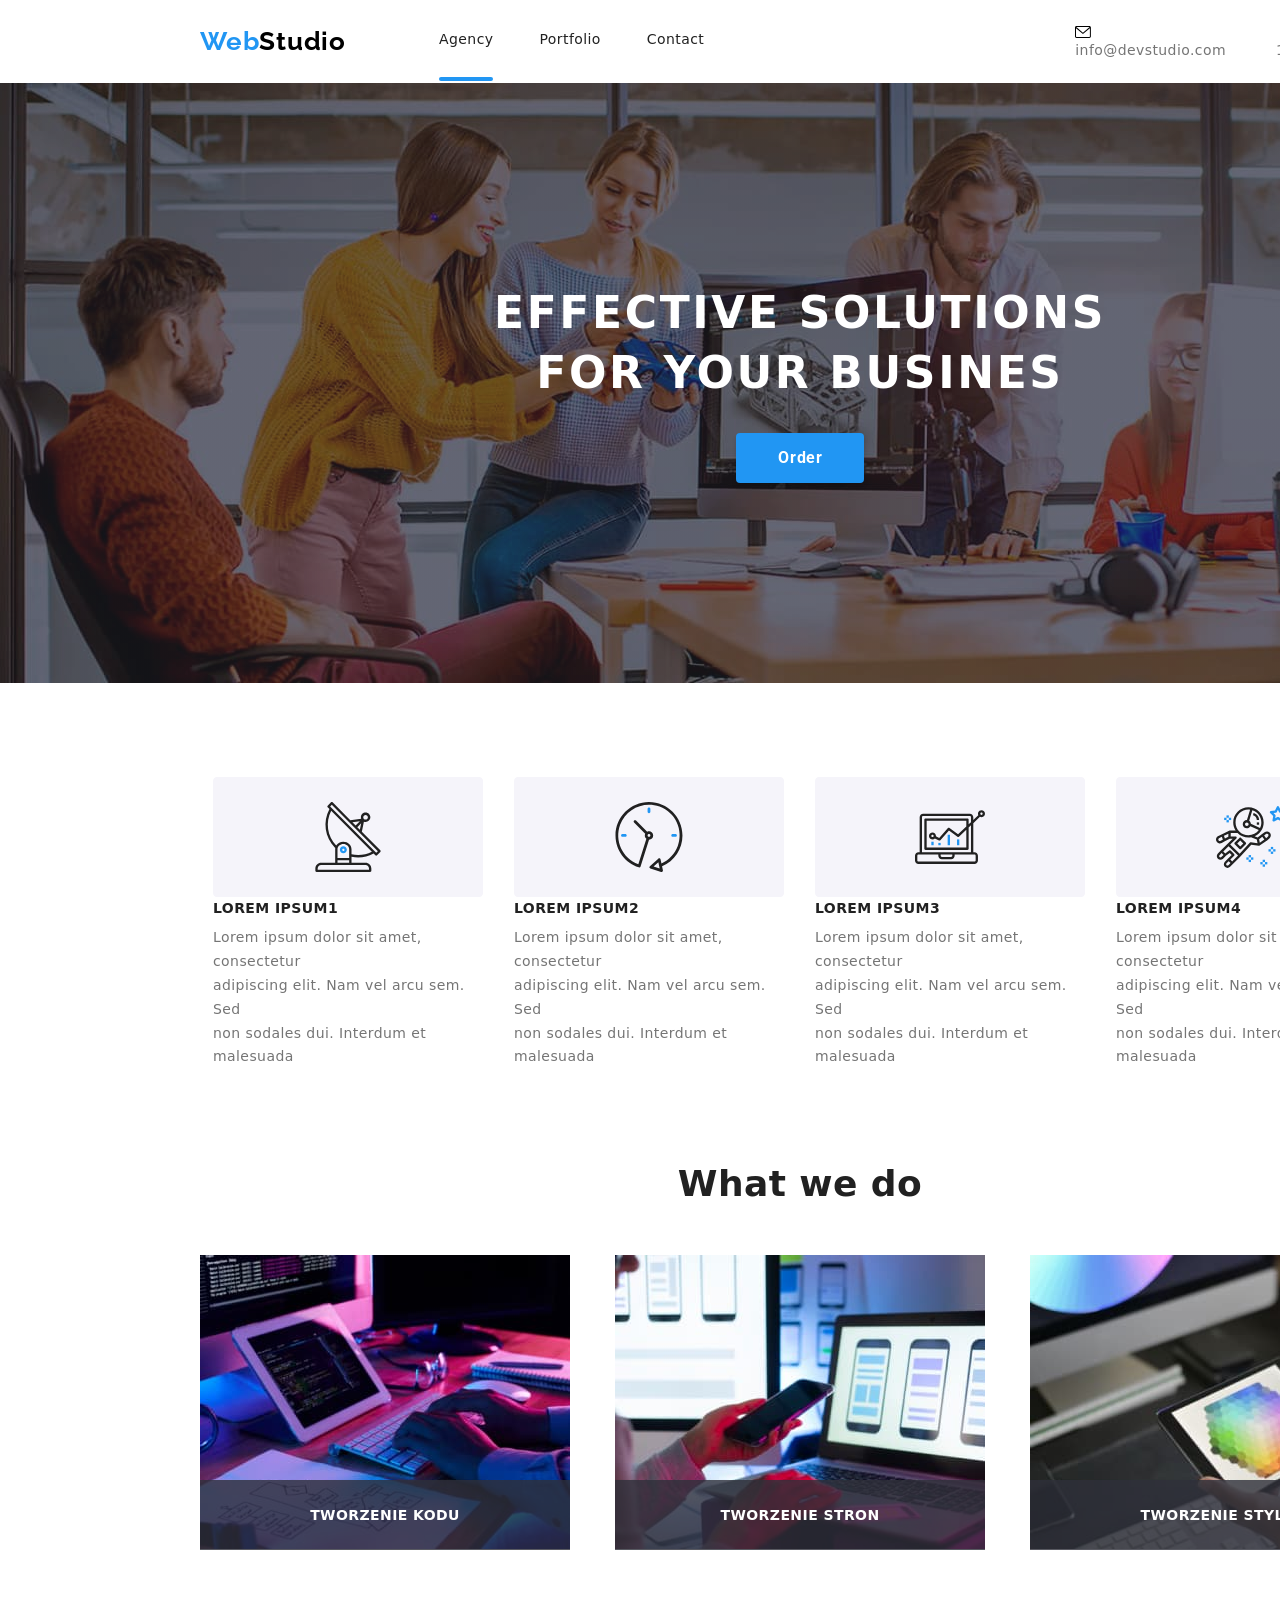
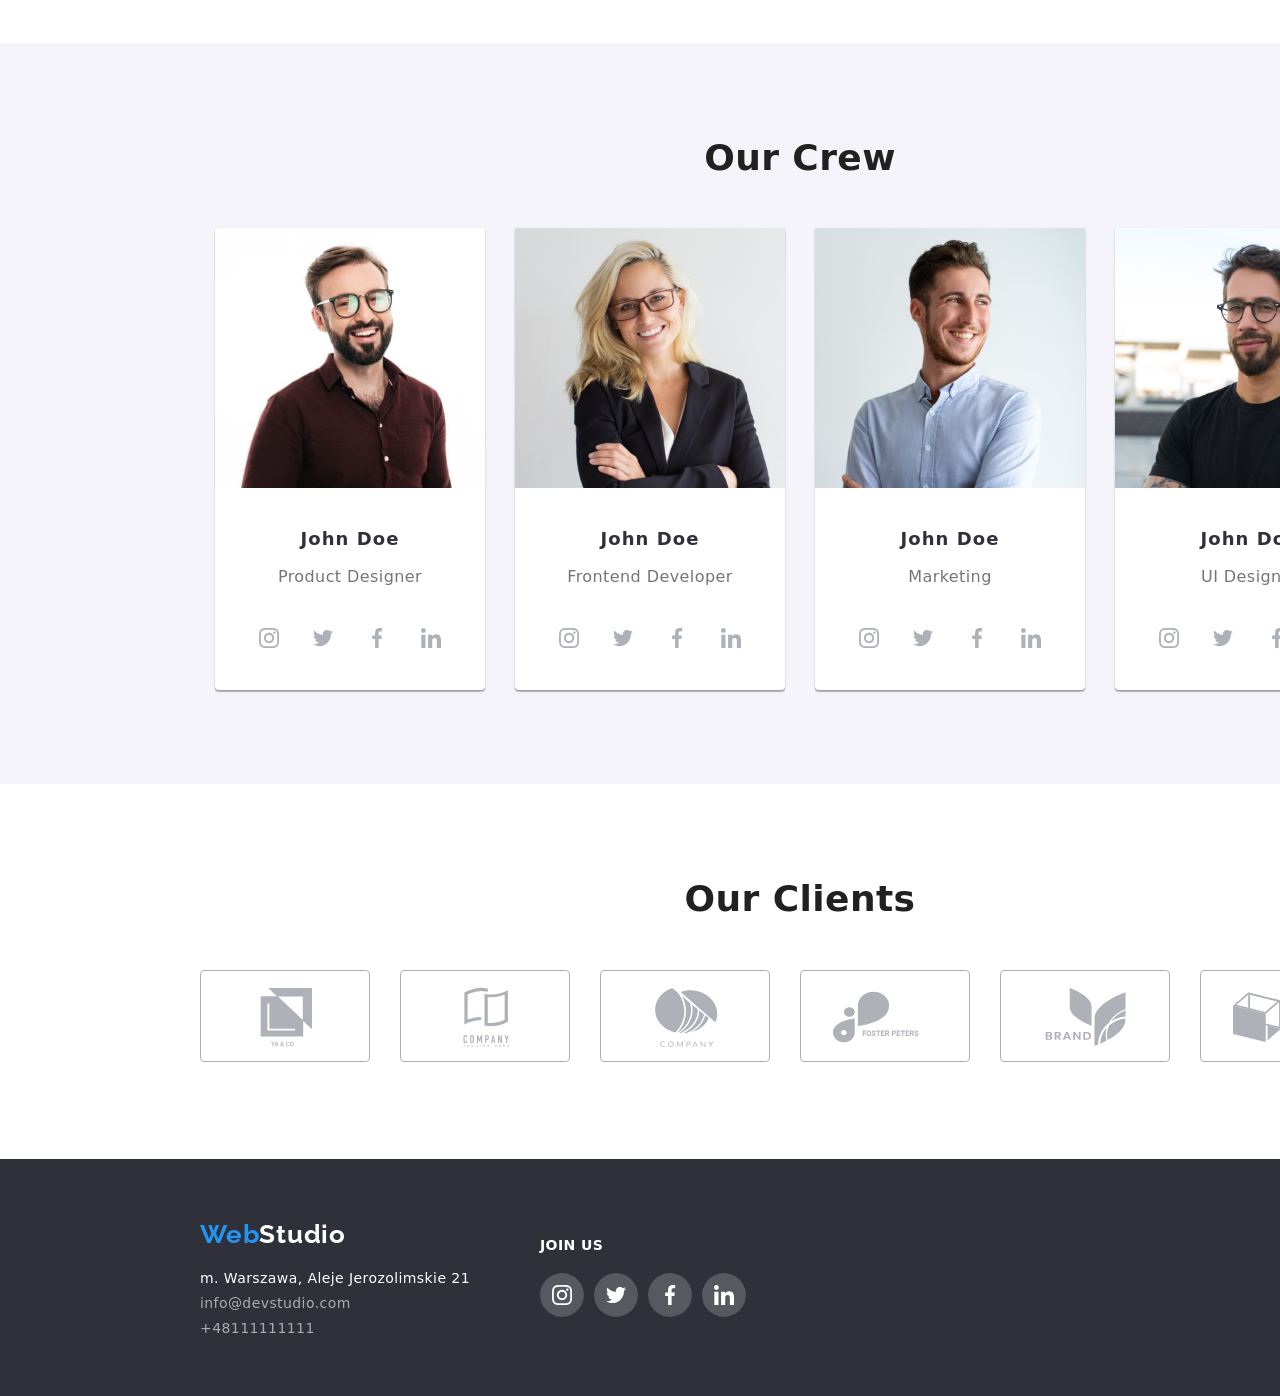
<file: index.html>
<!DOCTYPE html>
<html lang="pl-PL">
  <head>
    <meta charset="UTF-8" />
    <meta http-equiv="X-UA-Compatible" content="IE=edge" />
    <meta name="viewport" content="width=device-width, initial-scale=1.0" />
    <link href="./css/styles.css" rel="stylesheet" />
    <link href="./css/style-n.css" rel="stylesheet" />

    <link rel="preconnect" href="https://fonts.googleapis.com" />
    <link rel="preconnect" href="https://fonts.gstatic.com" crossorigin="" />
    <link
      href="https://fonts.googleapis.com/css2?family=Raleway:wght@700&amp;family=Roboto:wght@400;500;700;900&amp;display=swap"
      rel="stylesheet"
    />

    <title>WebStudio</title>
  </head>
  <body>
    <div class="whole-page">
      <header>
        <div class="header container">
          <a href="index.html" class="link-no-underline logo-style"
            ><span class="text-blue">Web</span>Studio</a
          >
          <nav>
            <ul class="nav-style nav-list">
              <li>
                <a
                  href="index.html"
                  class="link-no-underline link-style text-blue nav-active"
                >
                  Agency</a
                >
              </li>
              <li>
                <a
                  href="./portfolio.html"
                  class="link-no-underline link-style text-blue"
                >
                  Portfolio</a
                >
              </li>
              <li>
                <a
                  href="index.html"
                  class="link-no-underline link-style text-blue"
                >
                  Contact</a
                >
              </li>
            </ul>
          </nav>
          <ul class="contacts-style nav-list">
            <li>
              <a
                href="emailto:info@devstudio.com"
                class="link-no-underline contact-link-style text-blue"
              >
                <svg class="icon-spacing" width="16" height="12">
                  <use href="./images/symbol-defs.svg#icon-e-mail"></use>
                </svg>
                info@devstudio.com</a
              >
            </li>
            <li>
              <a
                href="tel:+45111111111"
                class="link-no-underline contact-link-style text-blue"
              >
                <svg class="icon-spacing" width="16" height="12">
                  <use href="./images/symbol-defs.svg#icon-smartphone"></use>
                </svg>
                +48 111 111 111</a
              >
            </li>
          </ul>
        </div>
      </header>
      <!--Tworzenie sekcji head- informacje wyświetlane na górze strony-->
      <main>
        <section>
          <div class="top-section">
            <h1 class="top-section-text no-margin">
              EFFECTIVE SOLUTIONS<br />
              FOR YOUR BUSINES
            </h1>
            <button type="button" class="button-type-order" data-modal-open>
              Order
            </button>
          </div>
        </section>
        <section class="section-about-us container">
          <div>
            <ul class="content no-padding no-margin">
              <li>
                <div class="content-icon">
                  <svg width="270" height="120">
                    <use
                      xlink:href="./images/symbol-defs.svg#icon-content-1"
                    ></use>
                  </svg>
                </div>
                <h3 class="content-header">LOREM IPSUM1</h3>
                <p class="content-text">
                  Lorem ipsum dolor sit amet, consectetur
                  <br />
                  adipiscing elit. Nam vel arcu sem. Sed
                  <br />
                  non sodales dui. Interdum et malesuada
                </p>
              </li>
              <li>
                <div class="content-icon">
                  <svg width="270" height="120">
                    <use
                      xlink:href="./images/symbol-defs.svg#icon-content-2"
                    ></use>
                  </svg>
                </div>
                <h3 class="content-header">LOREM IPSUM2</h3>
                <p class="content-text">
                  Lorem ipsum dolor sit amet, consectetur
                  <br />
                  adipiscing elit. Nam vel arcu sem. Sed
                  <br />
                  non sodales dui. Interdum et malesuada
                </p>
              </li>
              <li>
                <div class="content-icon">
                  <svg width="270" height="120">
                    <use
                      xlink:href="./images/symbol-defs.svg#icon-content-3"
                    ></use>
                  </svg>
                </div>
                <h3 class="content-header">LOREM IPSUM3</h3>
                <p class="content-text">
                  Lorem ipsum dolor sit amet, consectetur
                  <br />
                  adipiscing elit. Nam vel arcu sem. Sed
                  <br />
                  non sodales dui. Interdum et malesuada
                </p>
              </li>
              <li>
                <div class="content-icon">
                  <svg width="270" height="120">
                    <use
                      xlink:href="./images/symbol-defs.svg#icon-content-4"
                    ></use>
                  </svg>
                </div>
                <h3 class="content-header">LOREM IPSUM4</h3>
                <p class="content-text">
                  Lorem ipsum dolor sit amet, consectetur
                  <br />
                  adipiscing elit. Nam vel arcu sem. Sed
                  <br />
                  non sodales dui. Interdum et malesuada
                </p>
              </li>
            </ul>
          </div>
        </section>
        <!--część opisowa strony- do edytowania w przyszłości-->
        <section class="section container our-services">
          <h2 class="section-header">What we do</h2>
          <ul class="our-services-list no-padding no-margin">
            <li class="figure-size">
              <figure class="no-margin">
                <img
                  src="./images/main/img/img.jpg"
                  alt="Tworzenie kodu"
                  width="370"
                  height="294"
                />
                <figcaption class="img-description">Tworzenie kodu</figcaption>
              </figure>
            </li>
            <li class="figure-size">
              <figure class="no-margin">
                <img
                  src="./images/main/img/img2.jpg"
                  alt="Tworzenie stron"
                  width="370"
                  height="294"
                />
                <figcaption class="img-description">Tworzenie stron</figcaption>
              </figure>
            </li>
            <li class="figure-size">
              <figure class="no-margin">
                <img
                  src="./images/main/img/img3.jpg"
                  alt="Tworzenie styli"
                  width="370"
                  height="294"
                />
                <figcaption class="img-description">Tworzenie styli</figcaption>
              </figure>
            </li>
          </ul>
        </section>
        <!--Obrazy z potencjałem do podpięcia linków/odnośników do opisu w.w. zagadnień-->
        <section class="section our-crew-background">
          <div class="container our-crew">
            <h2 class="section-header">Our Crew</h2>
            <ul class="our-crew-list">
              <li class="crew-member-part">
                <img
                  src="./images/main/img/imgsq1.jpg"
                  alt="John Doe"
                  width="270"
                  height="260"
                />
                <h3 class="our-crew-list-name">
                  <a
                    href="#!"
                    class="center link-no-underline portfolio-img-title"
                    >John Doe</a
                  >
                </h3>
                <p class="our-crew-list-proffesion">
                  <a
                    href="#!"
                    class="center link-no-underline portfolio-part-info"
                    >Product Designer</a
                  >
                </p>
                <div class="our-crew-icons">
                  <svg class="our-crew-icon">
                    <use
                      href="./images/symbol-defs.svg#icon-crew-instagram"
                      width="20"
                      height="20"
                      x="12"
                      y="12"
                    ></use>
                  </svg>
                  <svg class="our-crew-icon">
                    <use
                      href="./images/symbol-defs.svg#icon-crew-tweet"
                      width="20"
                      height="20"
                      x="12"
                      y="12"
                    ></use>
                  </svg>
                  <svg class="our-crew-icon">
                    <use
                      href="./images/symbol-defs.svg#icon-crew-fb"
                      width="20"
                      height="20"
                      x="12"
                      y="12"
                    ></use>
                  </svg>
                  <svg class="our-crew-icon">
                    <use
                      href="./images/symbol-defs.svg#icon-crew-linkedin"
                      width="20"
                      height="20"
                      x="12"
                      y="12"
                    ></use>
                  </svg>
                </div>
              </li>
              <li class="crew-member-part">
                <img
                  src="./images/main/img/imgsq2.jpg"
                  alt="John Doe"
                  width="270"
                  height="260"
                />
                <h3 class="our-crew-list-name">
                  <a href="#!" class="link-no-underline portfolio-img-title"
                    >John Doe</a
                  >
                </h3>
                <p class="our-crew-list-proffesion">
                  <a href="#!" class="link-no-underline portfolio-part-info"
                    >Frontend Developer</a
                  >
                </p>
                <div class="our-crew-icons">
                  <svg class="our-crew-icon">
                    <use
                      href="./images/symbol-defs.svg#icon-crew-instagram"
                      width="20"
                      height="20"
                      x="12"
                      y="12"
                    ></use>
                  </svg>
                  <svg class="our-crew-icon">
                    <use
                      href="./images/symbol-defs.svg#icon-crew-tweet"
                      width="20"
                      height="20"
                      x="12"
                      y="12"
                    ></use>
                  </svg>
                  <svg class="our-crew-icon">
                    <use
                      href="./images/symbol-defs.svg#icon-crew-fb"
                      width="20"
                      height="20"
                      x="12"
                      y="12"
                    ></use>
                  </svg>
                  <svg class="our-crew-icon">
                    <use
                      href="./images/symbol-defs.svg#icon-crew-linkedin"
                      width="20"
                      height="20"
                      x="12"
                      y="12"
                    ></use>
                  </svg>
                </div>
              </li>
              <li class="crew-member-part">
                <img
                  src="./images/main/img/imgsq3.jpg"
                  alt="John Doe"
                  width="270"
                  height="260"
                />
                <h3 class="our-crew-list-name">
                  <a href="#!" class="link-no-underline portfolio-img-title"
                    >John Doe</a
                  >
                </h3>
                <p class="our-crew-list-proffesion">
                  <a href="#!" class="link-no-underline portfolio-part-info"
                    >Marketing</a
                  >
                </p>
                <div class="our-crew-icons">
                  <svg class="our-crew-icon">
                    <use
                      href="./images/symbol-defs.svg#icon-crew-instagram"
                      width="20"
                      height="20"
                      x="12"
                      y="12"
                    ></use>
                  </svg>
                  <svg class="our-crew-icon">
                    <use
                      href="./images/symbol-defs.svg#icon-crew-tweet"
                      width="20"
                      height="20"
                      x="12"
                      y="12"
                    ></use>
                  </svg>
                  <svg class="our-crew-icon">
                    <use
                      href="./images/symbol-defs.svg#icon-crew-fb"
                      width="20"
                      height="20"
                      x="12"
                      y="12"
                    ></use>
                  </svg>
                  <svg class="our-crew-icon">
                    <use
                      href="./images/symbol-defs.svg#icon-crew-linkedin"
                      width="20"
                      height="20"
                      x="12"
                      y="12"
                    ></use>
                  </svg>
                </div>
              </li>
              <li class="crew-member-part">
                <img
                  src="./images/main/img/imgsq4.jpg"
                  alt="John Doe"
                  width="270"
                  height="260"
                />
                <h3 class="our-crew-list-name">
                  <a href="#!" class="link-no-underline portfolio-img-title"
                    >John Doe</a
                  >
                </h3>
                <p class="our-crew-list-proffesion">
                  <a href="#!" class="link-no-underline portfolio-part-info"
                    >UI Designer</a
                  >
                </p>
                <div class="our-crew-icons">
                  <svg class="our-crew-icon">
                    <use
                      href="./images/symbol-defs.svg#icon-crew-instagram"
                      width="20"
                      height="20"
                      x="12"
                      y="12"
                    ></use>
                  </svg>
                  <svg class="our-crew-icon">
                    <use
                      href="./images/symbol-defs.svg#icon-crew-tweet"
                      width="20"
                      height="20"
                      x="12"
                      y="12"
                    ></use>
                  </svg>
                  <svg class="our-crew-icon">
                    <use
                      href="./images/symbol-defs.svg#icon-crew-fb"
                      width="20"
                      height="20"
                      x="12"
                      y="12"
                    ></use>
                  </svg>
                  <svg class="our-crew-icon">
                    <use
                      href="./images/symbol-defs.svg#icon-crew-linkedin"
                      width="20"
                      height="20"
                      x="12"
                      y="12"
                    ></use>
                  </svg>
                </div>
              </li>
            </ul>
          </div>
        </section>
        <section class="our-clients-container">
          <div>
            <h2 class="section-header">Our Clients</h2>
            <ul class="clients-logos">
              <li>
                <div>
                  <a href="index.html">
                    <svg class="clients-logo">
                      <use
                        xlink:href="./images/symbol-defs.svg#icon-client-1"
                        width="106"
                        height="60"
                        x="32"
                        y="16"
                      ></use>
                    </svg>
                  </a>
                </div>
              </li>
              <li>
                <div>
                  <a href="index.html">
                    <svg class="clients-logo">
                      <use
                        xlink:href="./images/symbol-defs.svg#icon-client-2"
                        width="106"
                        height="60"
                        x="32"
                        y="16"
                      ></use>
                    </svg>
                  </a>
                </div>
              </li>
              <li>
                <div>
                  <a href="index.html">
                    <svg class="clients-logo">
                      <use
                        xlink:href="./images/symbol-defs.svg#icon-client-3"
                        width="106"
                        height="60"
                        x="32"
                        y="16"
                      ></use>
                    </svg>
                  </a>
                </div>
              </li>
              <li>
                <div>
                  <a href="index.html">
                    <svg class="clients-logo">
                      <use
                        xlink:href="./images/symbol-defs.svg#icon-client-4"
                        width="106"
                        height="60"
                        x="32"
                        y="16"
                      ></use>
                    </svg>
                  </a>
                </div>
              </li>
              <li>
                <div>
                  <a href="index.html">
                    <svg class="clients-logo">
                      <use
                        xlink:href="./images/symbol-defs.svg#icon-client-5"
                        width="106"
                        height="60"
                        x="32"
                        y="16"
                      ></use>
                    </svg>
                  </a>
                </div>
              </li>
              <li>
                <div>
                  <a href="index.html">
                    <svg class="clients-logo">
                      <use
                        xlink:href="./images/symbol-defs.svg#icon-client-6"
                        width="106"
                        height="60"
                        x="32"
                        y="16"
                      ></use>
                    </svg>
                  </a>
                </div>
              </li>
            </ul>
          </div>
        </section>
        <!--Zdjęcia osób zaangażowanych w projekt/firmę- możliwe dodanie linków do stron/opisów osób-->
      </main>
      <footer class="footer">
        <section class="footer-section container footer-container">
          <div class="footer-container nobull">
            <a
              href="./index.html"
              class="link-no-underline logo-style white-style-logo"
              ><span class="text-blue">Web</span>Studio</a
            >
            <address class="address-style">
              m. Warszawa, Aleje Jerozolimskie 21
            </address>
            <ul class="footer-links no-margin nobull">
              <li class="footer-links-li-margin">
                <a
                  href="emailto:info@devstudio.com"
                  class="link-no-underline footer-type"
                  >info@devstudio.com</a
                >
              </li>
              <li class="">
                <a href="tel:+45111111111" class="link-no-underline footer-type"
                  >+48111111111</a
                >
              </li>
            </ul>
          </div>
          <div>
            <h4 class="footer-header">Join Us</h4>
            <ul class="footer-icons">
              <li>
                <svg class="footer-icon">
                  <use
                    xlink:href="./images/symbol-defs.svg#icon-footer-instagram"
                    width="44"
                    height="44"
                  ></use>
                </svg>
              </li>
              <li>
                <svg class="footer-icon">
                  <use
                    xlink:href="./images/symbol-defs.svg#icon-footer-tweet"
                    width="44"
                    height="44"
                  ></use>
                </svg>
              </li>
              <li>
                <svg class="footer-icon">
                  <use
                    xlink:href="./images/symbol-defs.svg#icon-footer-facebook"
                    width="44"
                    height="44"
                  ></use>
                </svg>
              </li>
              <li>
                <svg class="footer-icon">
                  <use
                    xlink:href="./images/symbol-defs.svg#icon-footer-linkedin"
                    width="44"
                    height="44"
                  ></use>
                </svg>
              </li>
            </ul>
          </div>
        </section>
      </footer>
      <!--informacje bazowe na temat firmy- tak zwany footer-->
      <div class="backdrop is-hidden" data-modal>
        <div class="modal">
          <div class="modal-header">
            <div class="title">Popup Modal</div>
            <button class="close-button" data-modal-close>&times;</button>
          </div>
          <div class="modal-body">
            Lorem, ipsum dolor sit amet consectetur adipisicing elit. Laborum
            totam exercitationem assumenda minus nisi. Corrupti laboriosam,
            pariatur vitae iure quis repudiandae placeat optio consequuntur
            culpa tempora nemo vel saepe dicta perspiciatis quam impedit
            voluptatibus molestias aliquid dolorum tempore nihil commodi
            necessitatibus rem! Eligendi tempora ut, adipisci nesciunt animi sed
            nihil asperiores unde aliquam similique corporis reprehenderit fuga,
            laborum sapiente omnis, magnam nisi totam consequatur voluptate?
            Eaque fuga explicabo in minus perspiciatis doloremque nihil minima
            assumenda. Voluptatibus tenetur odit sapiente sit ut. Sunt expedita
            fuga voluptas quo exercitationem illum?
          </div>
        </div>
      </div>
    </div>
    <script src="./js/modal.js"></script>
  </body>
</html>
</file>
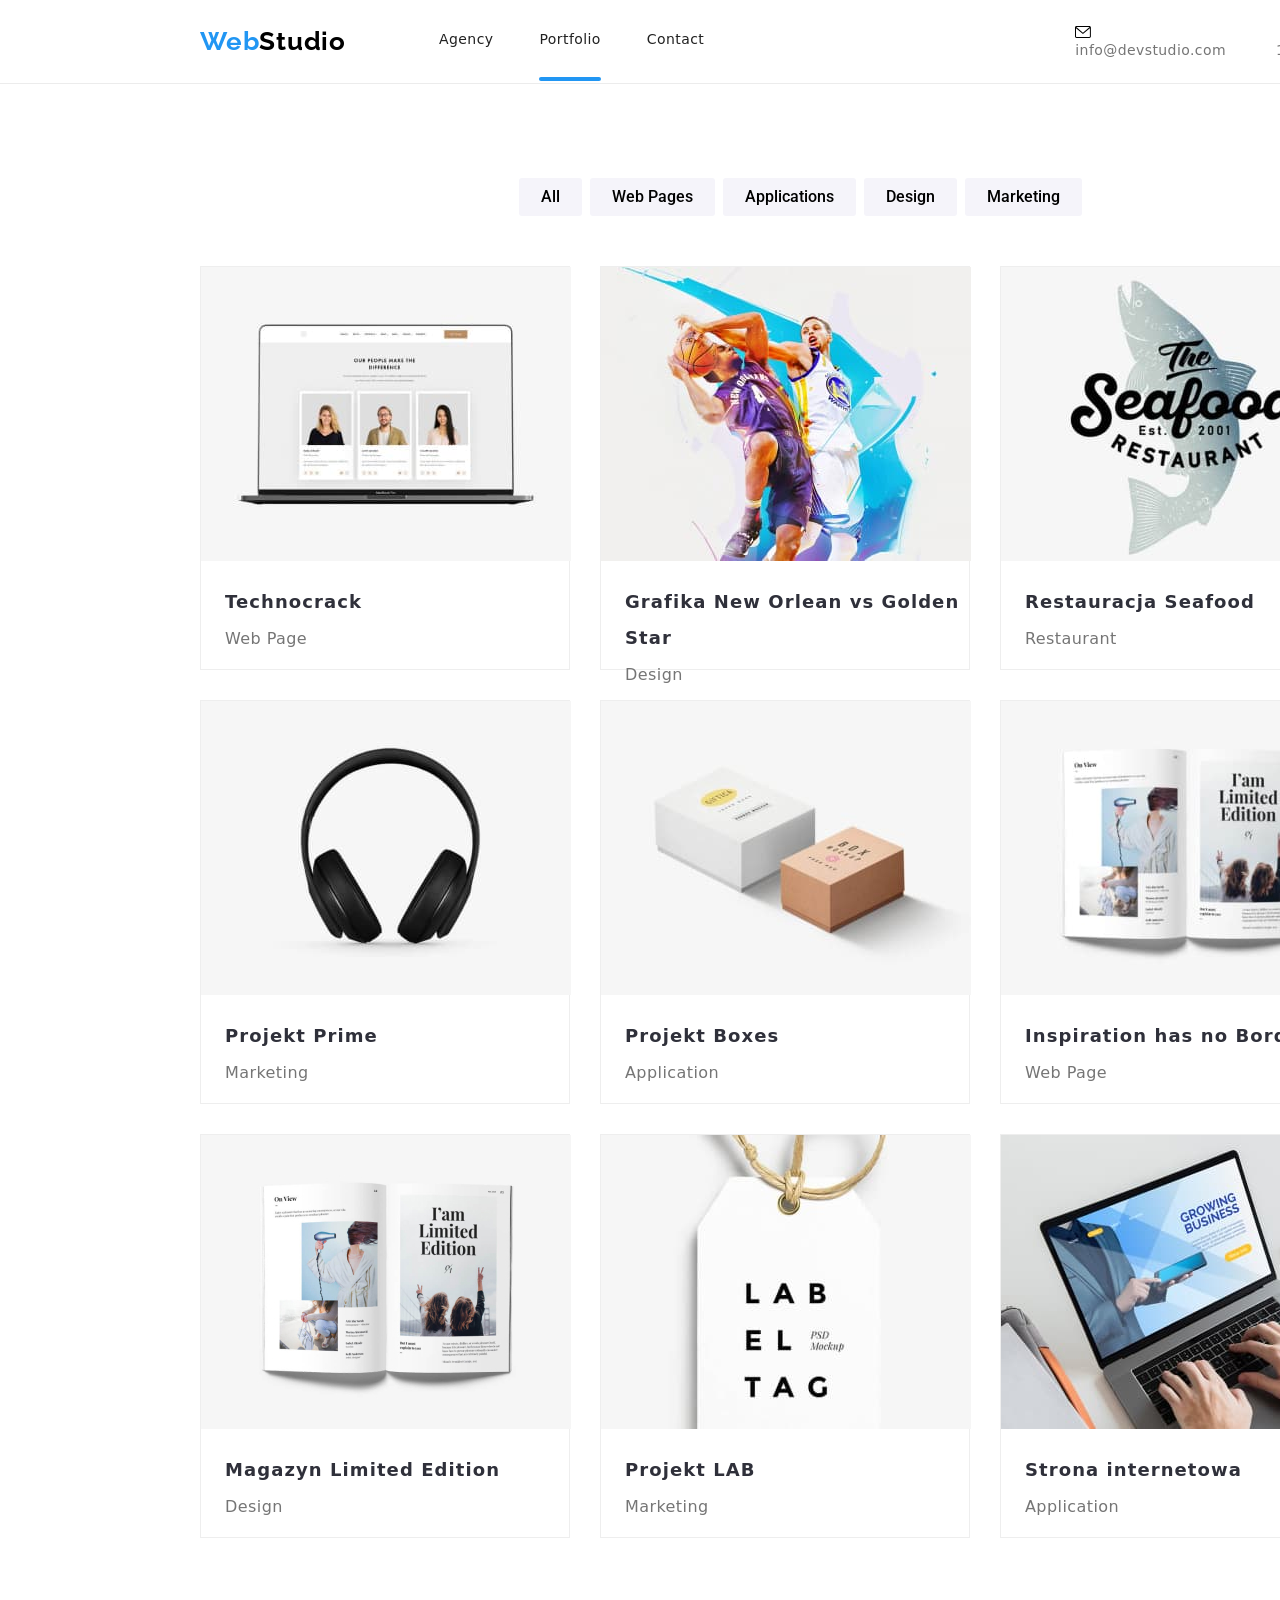
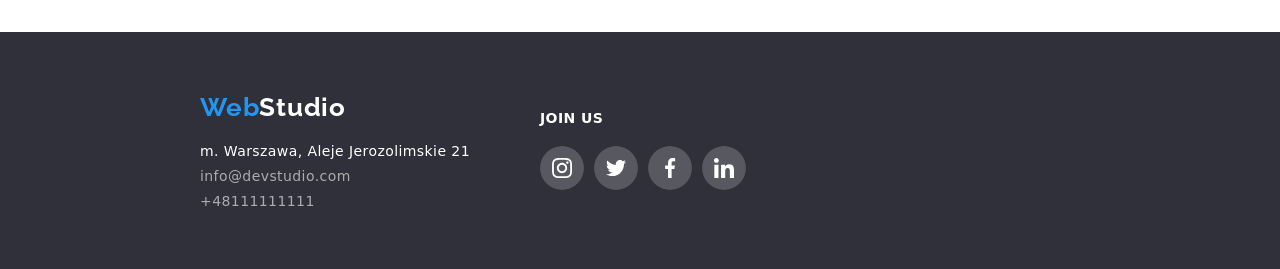
<file: portfolio.html>
<!DOCTYPE html>
<html lang="pl-PL">
  <head>
    <meta charset="UTF-8" />
    <meta http-equiv="X-UA-Compatible" content="IE=edge" />
    <meta name="viewport" content="width=device-width, initial-scale=1.0" />
    <link href="./css/styles.css" rel="stylesheet" />
    <link href="./css/style-n.css" rel="stylesheet" />

    <link rel="preconnect" href="https://fonts.googleapis.com" />
    <link rel="preconnect" href="https://fonts.gstatic.com" crossorigin="" />
    <link
      href="https://fonts.googleapis.com/css2?family=Raleway:wght@700&amp;family=Roboto:wght@400;500;700;900&amp;display=swap"
      rel="stylesheet"
    />

    <title>WebStudio</title>
  </head>
  <body>
    <div class="whole-page">
      <header class="header-border">
        <div class="header container">
          <a href="index.html" class="link-no-underline logo-style"
            ><span class="text-blue">Web</span>Studio</a
          >
          <nav>
            <ul class="nav-style nav-list">
              <li>
                <a
                  href="index.html"
                  class="link-no-underline link-style text-blue"
                >
                  Agency</a
                >
              </li>
              <li>
                <a
                  href="./portfolio.html"
                  class="link-no-underline link-style text-blue nav-active"
                >
                  Portfolio</a
                >
              </li>
              <li>
                <a
                  href="index.html"
                  class="link-no-underline link-style text-blue"
                >
                  Contact</a
                >
              </li>
            </ul>
          </nav>
          <ul class="contacts-style nav-list">
            <li>
              <a
                href="emailto:info@devstudio.com"
                class="link-no-underline contact-link-style text-blue"
              >
                <svg class="icon-spacing" width="16" height="12">
                  <use href="./images/symbol-defs.svg#icon-e-mail"></use>
                </svg>
                info@devstudio.com</a
              >
            </li>
            <li>
              <a
                href="tel:+45111111111"
                class="link-no-underline contact-link-style text-blue"
              >
                <svg class="icon-spacing" width="16" height="12">
                  <use href="./images/symbol-defs.svg#icon-smartphone"></use>
                </svg>
                +48 111 111 111</a
              >
            </li>
          </ul>
        </div>
      </header>
      <!--Tworzenie sekcji head + class + css- do skopiowania w głównym pliku- informacje wyświetlane na górze strony-->
      <main>
        <div>
          <section class="section-buttons">
            <ul class="buttons-type">
              <li>
                <button type="button" class="button-type">All</button>
              </li>
              <li>
                <button type="button" class="button-type">Web Pages</button>
              </li>
              <li>
                <button type="button" class="button-type">Applications</button>
              </li>
              <li>
                <button type="button" class="button-type">Design</button>
              </li>
              <li>
                <button type="button" class="button-type">Marketing</button>
              </li>
            </ul>
          </section>
        </div>
        <!--przyciski - odnosniki -->
        <section class="section-portfolio">
          <div class="whole-page">
            <ul class="container product-portfolio">
              <li class="product-part">
                <div class="product-info">
                  <div class="product-hover">
                    <p>
                      Technocrack jest popularną<br />
                      platformą wykorzystywaną do<br />
                      rozpowszechniania koronawirusa.<br />
                      Firmy wykorzystują tę platformę do<br />
                      celów szpiegowskich i ataków na<br />
                      niezabezpieczone serwery <br />konkurencji.
                    </p>
                  </div>
                </div>
                <img
                  src="./images/portfolio-img/Squoosh/img.jpg"
                  alt="Technocrack"
                  width="370"
                  height="294"
                />
                <h4 class="portfolio-h4-margin">
                  <a href="#!" class="link-no-underline portfolio-img-title"
                    >Technocrack</a
                  >
                </h4>
                <p class="portfolio-p-margin">
                  <a href="#!" class="link-no-underline portfolio-part-info"
                    >Web Page</a
                  >
                </p>
              </li>
              <li class="product-part">
                <div class="product-info">
                  <div class="product-hover">
                    <p>
                      Technocrack jest popularną<br />
                      platformą wykorzystywaną do<br />
                      rozpowszechniania koronawirusa.<br />
                      Firmy wykorzystują tę platformę do<br />
                      celów szpiegowskich i ataków na<br />
                      niezabezpieczone serwery <br />konkurencji.
                    </p>
                  </div>
                </div>
                <img
                  src="./images/portfolio-img/Squoosh/img(1).jpg"
                  alt="Grafika New Orlean vs Golden Star"
                  width="370"
                  height="294"
                />
                <h4 class="portfolio-h4-margin">
                  <a href="#!" class="link-no-underline portfolio-img-title"
                    >Grafika New Orlean vs Golden Star</a
                  >
                </h4>
                <p class="portfolio-p-margin">
                  <a href="#!" class="link-no-underline portfolio-part-info"
                    >Design</a
                  >
                </p>
              </li>

              <li class="product-part">
                <div class="product-info">
                  <div class="product-hover">
                    <p>
                      Technocrack jest popularną<br />
                      platformą wykorzystywaną do<br />
                      rozpowszechniania koronawirusa.<br />
                      Firmy wykorzystują tę platformę do<br />
                      celów szpiegowskich i ataków na<br />
                      niezabezpieczone serwery <br />konkurencji.
                    </p>
                  </div>
                </div>
                <img
                  src="./images/portfolio-img/Squoosh/img(2).jpg"
                  alt="Restauracja Seafood"
                  width="370"
                  height="294"
                />
                <h4 class="portfolio-h4-margin">
                  <a href="#!" class="link-no-underline portfolio-img-title"
                    >Restauracja Seafood</a
                  >
                </h4>
                <p class="portfolio-p-margin">
                  <a href="#!" class="link-no-underline portfolio-part-info"
                    >Restaurant</a
                  >
                </p>
              </li>
              <li class="product-part">
                <div class="product-info">
                  <div class="product-hover">
                    <p>
                      Technocrack jest popularną<br />
                      platformą wykorzystywaną do<br />
                      rozpowszechniania koronawirusa.<br />
                      Firmy wykorzystują tę platformę do<br />
                      celów szpiegowskich i ataków na<br />
                      niezabezpieczone serwery <br />konkurencji.
                    </p>
                  </div>
                </div>
                <img
                  src="./images/portfolio-img/Squoosh/img(3).jpg"
                  alt="Projekt Prime"
                  width="370"
                  height="294"
                />
                <h4 class="portfolio-h4-margin">
                  <a href="#!" class="link-no-underline portfolio-img-title"
                    >Projekt Prime</a
                  >
                </h4>
                <p class="portfolio-p-margin">
                  <a href="#!" class="link-no-underline portfolio-part-info"
                    >Marketing</a
                  >
                </p>
              </li>
              <li class="product-part">
                <div class="product-info">
                  <div class="product-hover">
                    <p>
                      Technocrack jest popularną<br />
                      platformą wykorzystywaną do<br />
                      rozpowszechniania koronawirusa.<br />
                      Firmy wykorzystują tę platformę do<br />
                      celów szpiegowskich i ataków na<br />
                      niezabezpieczone serwery <br />konkurencji.
                    </p>
                  </div>
                </div>
                <img
                  src="./images/portfolio-img/Squoosh/img(4).jpg"
                  alt="Projekt Boxes"
                  width="370"
                  height="294"
                />
                <h4 class="portfolio-h4-margin">
                  <a href="#!" class="link-no-underline portfolio-img-title"
                    >Projekt Boxes</a
                  >
                </h4>
                <p class="portfolio-p-margin">
                  <a href="#!" class="link-no-underline portfolio-part-info"
                    >Application</a
                  >
                </p>
              </li>
              <li class="product-part">
                <div class="product-info">
                  <div class="product-hover">
                    <p>
                      Technocrack jest popularną<br />
                      platformą wykorzystywaną do<br />
                      rozpowszechniania koronawirusa.<br />
                      Firmy wykorzystują tę platformę do<br />
                      celów szpiegowskich i ataków na<br />
                      niezabezpieczone serwery <br />konkurencji.
                    </p>
                  </div>
                </div>
                <img
                  src="./images/portfolio-img/Squoosh/img(5).jpg"
                  alt="Inspiration has no Borders"
                  width="370"
                  height="294"
                />
                <h4 class="portfolio-h4-margin">
                  <a href="#!" class="link-no-underline portfolio-img-title"
                    >Inspiration has no Borders</a
                  >
                </h4>
                <p class="portfolio-p-margin">
                  <a href="#!" class="link-no-underline portfolio-part-info"
                    >Web Page</a
                  >
                </p>
              </li>
              <li class="product-part">
                <div class="product-info">
                  <div class="product-hover">
                    <p>
                      Technocrack jest popularną<br />
                      platformą wykorzystywaną do<br />
                      rozpowszechniania koronawirusa.<br />
                      Firmy wykorzystują tę platformę do<br />
                      celów szpiegowskich i ataków na<br />
                      niezabezpieczone serwery <br />konkurencji.
                    </p>
                  </div>
                </div>
                <img
                  src="./images/portfolio-img/Squoosh/img(6).jpg"
                  alt="Magazyn Limited Edition"
                  width="370"
                  height="294"
                />
                <h4 class="portfolio-h4-margin">
                  <a href="#!" class="link-no-underline portfolio-img-title"
                    >Magazyn Limited Edition</a
                  >
                </h4>
                <p class="portfolio-p-margin">
                  <a href="#!" class="link-no-underline portfolio-part-info"
                    >Design</a
                  >
                </p>
              </li>
              <li class="product-part">
                <div class="product-info">
                  <div class="product-hover">
                    <p>
                      Technocrack jest popularną<br />
                      platformą wykorzystywaną do<br />
                      rozpowszechniania koronawirusa.<br />
                      Firmy wykorzystują tę platformę do<br />
                      celów szpiegowskich i ataków na<br />
                      niezabezpieczone serwery <br />konkurencji.
                    </p>
                  </div>
                </div>
                <img
                  src="./images/portfolio-img/Squoosh/img(7).jpg"
                  alt="Projekt LAB"
                  width="370"
                  height="294"
                />
                <h4 class="portfolio-h4-margin">
                  <a href="#!" class="link-no-underline portfolio-img-title"
                    >Projekt LAB</a
                  >
                </h4>
                <p class="portfolio-p-margin">
                  <a href="#!" class="link-no-underline portfolio-part-info"
                    >Marketing</a
                  >
                </p>
              </li>
              <li class="product-part">
                <div class="product-info">
                  <div class="product-hover">
                    <p>
                      Technocrack jest popularną<br />
                      platformą wykorzystywaną do<br />
                      rozpowszechniania koronawirusa.<br />
                      Firmy wykorzystują tę platformę do<br />
                      celów szpiegowskich i ataków na<br />
                      niezabezpieczone serwery <br />konkurencji.
                    </p>
                  </div>
                </div>
                <img
                  src="./images/portfolio-img/Squoosh/img(8).jpg"
                  alt="Strona internetowa"
                  width="370"
                  height="294"
                />
                <h4 class="portfolio-h4-margin">
                  <a href="#!" class="link-no-underline portfolio-img-title"
                    >Strona internetowa</a
                  >
                </h4>
                <p class="portfolio-p-margin">
                  <a href="#!" class="link-no-underline portfolio-part-info"
                    >Application</a
                  >
                </p>
              </li>
            </ul>
          </div>
        </section>
        <!--product parts- możliwe dodanie linków do stron- działów/ specyficznych produktów-->
      </main>
      <footer class="footer">
        <section class="footer-section container footer-container">
          <div class="footer-container nobull">
            <a
              href="./index.html"
              class="link-no-underline logo-style white-style-logo"
              ><span class="text-blue">Web</span>Studio</a
            >
            <address class="address-style">
              m. Warszawa, Aleje Jerozolimskie 21
            </address>
            <ul class="footer-links no-margin nobull">
              <li class="footer-links-li-margin">
                <a
                  href="emailto:info@devstudio.com"
                  class="link-no-underline footer-type"
                  >info@devstudio.com</a
                >
              </li>
              <li class="">
                <a href="tel:+45111111111" class="link-no-underline footer-type"
                  >+48111111111</a
                >
              </li>
            </ul>
          </div>
          <div>
            <h4 class="footer-header">Join Us</h4>
            <ul class="footer-icons">
              <li>
                <svg class="footer-icon">
                  <use
                    xlink:href="./images/sprite.svg#icon-footer-instagram"
                    width="44"
                    height="44"
                  ></use>
                </svg>
              </li>
              <li>
                <svg class="footer-icon">
                  <use
                    xlink:href="./images/symbol-defs.svg#icon-footer-tweet"
                    width="44"
                    height="44"
                  ></use>
                </svg>
              </li>
              <li>
                <svg class="footer-icon">
                  <use
                    xlink:href="./images/symbol-defs.svg#icon-footer-facebook"
                    width="44"
                    height="44"
                  ></use>
                </svg>
              </li>
              <li>
                <svg class="footer-icon">
                  <use
                    xlink:href="./images/symbol-defs.svg#icon-footer-linkedin"
                    width="44"
                    height="44"
                  ></use>
                </svg>
              </li>
            </ul>
          </div>
        </section>
      </footer>
    </div>
    <script src="./js/modal.js"></script>
  </body>
  <!--plik jest poprawnie tłumaczony na angielski przy użyciu tłumacza wbudowanego przeglądarki google-->
</html>
</file>
<file: css/styles.css>
:root {
  --white: #fff;
  --black: #000;
  --blue: #2196f3;
  --darkgrey: #2f303a;
  --grey: #757575;
  --lightgrey: #e5e5e5;
  --lightcream: #ececec;
  --notblack: #212121;
  --notwhite: #f5f4fa;
  --footerlinks: #ffffff99;
  --productborder: #eeeeee;
  --background: #2f303a66;
  --iconcolor: #afb1b8;
  --footericon: #ffffff1a;
}

/* Global styles used throughout whole website ---------------------*/

body {
  font-family: "Roboto", "Raleway", sans-serif;
  color: var(--grey);
  background-color: var(--lightgrey);
  font-size: 14px;
  letter-spacing: 0.03em;
  margin: 0;
  padding: 0;
}
ul {
  list-style: none;
  padding: 0;
  margin: 0;
}
.whole-page-main {
  background-color: var(--white);
  width: 1600px;
  margin: 0 auto;
}

.section {
  padding: 94px 0;
}

.section-portfolio {
  padding: 50px 0 94px 0;
}
.section-buttons {
  padding: 94px 0 0 0;
}
.section-about-us {
  padding: 94px 0 0 0;
}
.whole-page {
  width: 1600px;
  margin: 0 auto;
  background-color: var(--white);
}
.container {
  width: 1200px;
  margin: 0 auto;
}
.no-margin {
  margin: 0;
}
.footer-type:hover,
.footer-type:focus,
.text-blue:hover,
.text-blue:focus {
  color: var(--blue);
}
.header {
  align-items: center;
  gap: 93px;
  flex-direction: row;
  padding: 25px 0 24px 0;
  display: flex;
}
.header-border {
  width: 100%;
  border-bottom: 1px solid var(--lightcream);
}
.logo-style {
  font-family: "Raleway";
  color: var(--black);
  font-size: 26px;
  font-weight: 700;
  line-height: 1.193;
  letter-spacing: 0.03em;
}
.text-blue {
  color: var(--blue);
}
.link-style {
  color: var(--notblack);
  font-weight: 500;
}
.nobull {
  list-style-type: none;
}
.nav-style {
  gap: 46px;
  line-height: 1.2;
  padding: 0;
}
.nav-list {
  display: flex;
  list-style: none;
  line-height: 1.2;
  margin: 0;
}
.nav-active::after {
  content: "";
  display: block;
  width: 100%;
  height: 4px;
  background-color: var(--blue);
  bottom: 0;
  left: 0;
  transform: translateY(29px);
  border-radius: 2px;
}
.contacts-style {
  gap: 50px;
  padding: 0 0 0 278px;
  margin: 0;
}
.contact-link-style {
  color: var(--grey);
  font-weight: 500;
}
.link-no-underline {
  text-decoration: none;
}
.icons-header {
  fill: var(--grey);
  display: flex;
  align-items: center;
  justify-content: center;
}
.contact-link-style:hover,
.contact-link-style:focus {
  fill: var(--blue);
}
.icon-spacing {
  margin-right: 1px;
}
.content-icon {
  margin-right: 1px;
}
.header-separator {
  border-bottom: solid 1px var(--lightcream);
}
.top-section {
  background-color: #2f303a;
  padding: 200px 452px 200px 452px;
  background-image: linear-gradient(to bottom, #2f303a66 0%, #2f303a66 100%),
    url("../images/main/solution-background.jpg");
  background-size: 1600px;
  color: var(--white);
  display: flex;
  gap: 30px;
  flex-direction: column;
  justify-content: center;
  align-items: center;
  padding: 200px 0;
}
.top-section-text {
  font-size: 44px;
  font-weight: 900;
  text-align: center;
  line-height: 1.364;
  letter-spacing: 0.06em;
}
.button-type-order {
  font-family: "Roboto";
  background: #2196f3;
  box-shadow: 0px 4px 4px rgb(0 0 0 / 15%);
  border-radius: 4px;
  font-weight: 700;
  font-size: 16px;
  line-height: 1.88;
  display: flex;
  align-items: center;
  text-align: center;
  letter-spacing: 0.06em;
  border: none;
  color: #fff;
  cursor: pointer;
  margin: 0 auto;
  padding: 10px 41px 10px 42px;
}
.top-section button:hover,
.top-section button:focus {
  background: #f5f4fa;
  box-shadow: 0px 3px 1px #2196f31a, 0px 1px 2px #2196f314,
    0px 2px 2px #2196f31f;
  border-radius: 4px;
  color: #212121;
}
.backdrop {
  left: 0;
  top: 0;
  width: 100%;
  height: 100%;
  background-color: rgba(000, 000, 000, 0.5);
  position: fixed;
  transition: all 250ms ease-in;
}
.modal {
  position: fixed;
  top: 50%;
  left: 50%;
  transform: translate(-50%, -50%);
  border: 1px solid black;
  border-radius: 10px;
  z-index: 10;
  color: black;
  background-color: white;
  width: 528px;
  min-height: 581px;
}
.is-hidden {
  visibility: hidden;
  opacity: 0;
  pointer-events: none;
  transition: all 250ms ease-in;
}
.modal-header {
  padding: 10px 15px;
  display: flex;
  justify-content: space-between;
  align-items: center;
  border-bottom: 1px solid black;
}
.modal-header .title {
  font-size: 20px;
  font-weight: bold;
}
.modal-header .close-button {
  cursor: pointer;
  border: none;
  outline: none;
  background: none;
  font-size: 20px;
  font-weight: bold;
}
.modal-body {
  padding: 10px 15px;
}

/* Top
 web section + order button----------------------------------------- */

.our-services {
  align-items: center;
  flex-direction: column;
}
.our-services-list {
  display: flex;
  flex-direction: row;
  gap: 30px;
  list-style: none;
  margin: 0;
  justify-content: space-between;
}
.figure-size {
  height: 294px;
  width: 370px;
}
.img-description {
  color: var(--white);
  background-color: rgba(47, 48, 58, 0.8);
  font-weight: 700;
  height: 70px;
  text-align: center;
  position: relative;
  text-transform: uppercase;
  padding: 27px 0;
  top: -72px;
}
.content {
  display: flex;
  list-style: none;
  flex-direction: row;
  gap: 30px;
  justify-content: center;
}
.section-header {
  font-weight: 700;
  font-size: 36px;
  text-align: center;
  color: var(--notblack);
  margin: 0px 0 50px 0;
}
.content-header {
  font-weight: 700;
  color: var(--notblack);
  margin: 0 0 10px 0;
  font-size: 14px;
  line-height: 1.1428571428571428;
}
.content-text {
  line-height: 0.03em;
  line-height: 1.71;
  width: 270px;
  margin: 0;
}
.center {
  justify-content: center;
}
.no-padding {
  padding: 0;
}
div {
  display: block;
}
.buttons-type {
  display: flex;
  justify-content: center;
  gap: 8px;
  list-style: none;
}
.button-type {
  background-color: var(--notwhite);
  border-width: 0;
  height: 38px;
  font-size: 16px;
  font-weight: 500;
  line-height: 26px;
  border-radius: 3px;
  padding: 6px 22px;
  font-family: "Roboto";
}
.button-type:focus,
.button-type:hover {
  box-shadow: 0px 3px 1px rgba(0, 0, 0, 0.1), 0px 1px 2px rgba(0, 0, 0, 0.08),
    0px 2px 2px rgba(0, 0, 0, 0.12);
  border-radius: 4px;
  background-color: var(--blue);
  color: var(--white);
  cursor: pointer;
}

/* Button + style box + pointer --------------------------------------------*/

.our-crew-background {
  background-color: var(--notwhite);
}
.our-crew {
  align-items: center;
  flex-direction: column;
}
.our-crew-list {
  display: flex;
  flex-direction: row;
  gap: 30px;
  list-style: none;
  justify-content: center;
}
.our-crew-list-name {
  margin: 30px 0 10px 0;
  color: var(--notblack);
  font-size: 16px;
  font-weight: 500;
  line-height: 1.1875;
}
.our-crew-list-proffesion {
  margin: 0 0 30px 0;
  line-height: 1.1875;
  font-size: 16px;
}
.crew-member-part {
  position: relative;
  background-color: var(--white);
  box-shadow: 0px 1px 3px rgb(0 0 0 / 12%), 0px 1px 1px rgb(0 0 0 / 14%),
    0px 2px 1px rgb(0 0 0 / 20%);
  border-radius: 0px 0px 4px 4px;
  text-align: center;
  margin: 0;
}
.our-crew-icons {
  display: flex;
  justify-content: center;
  margin: 16px 0 30px 0;
  grid-gap: 10px;
}
.our-crew-icon {
  width: 44px;
  height: 44px;
  background-color: var(--white);
  border-radius: 50%;
  fill: var(--iconcolor);
}
/* Crew part style  ----------------------------------------------------------*/

.product-portfolio {
  display: flex;
  gap: 30px;
  flex-wrap: wrap;
  list-style: none;
}
.product-part {
  border: var(--productborder) solid 1px;
  width: 370px;
  height: 404px;
}
.product-part:hover,
.product-part:focus {
  background: #ffffff;
  border: 1px solid #eeeeee;
  box-shadow: 0px 1px 1px rgba(0, 0, 0, 0.12), 0px 4px 4px rgba(0, 0, 0, 0.06),
    1px 4px 6px rgba(0, 0, 0, 0.16);
  cursor: pointer;
}
.portfolio-img-title {
  color: var(--darkgrey);
  font-size: 18px;
  font-weight: 700;
  letter-spacing: 0.06em;
  line-height: 2;
}
.portfolio-part-info {
  color: var(--grey);
  font-size: 16px;
}
.portfolio-h4-margin {
  margin: 20px 0 4px 24px;
}
.portfolio-p-margin {
  margin: 0 0 0 24px;
  line-height: 1.88;
}
.product-info {
  width: 370px;
  height: 294px;
  position: absolute;
  overflow: hidden;
}
.product-hover {
  display: inline-block;
  position: relative;
  width: 100%;
  height: 100%;
  color: var(--white);
  font-size: 18px;
  line-height: 1.6;
  padding: 20px 0 0 24px;
  transition: 250ms cubic-bezier(0.4, 0, 0.2, 1);
  transform: translateY(100%);
  background-color: rgba(33, 150, 243, 0.9);
}
.product-info:hover .product-hover {
  transform: translateY(0);
}

/* Product+portfolio style --------------------------------------------*/

.our-clients-container {
  padding: 94px 0 94px 0;
  width: 1200px;
  margin: 0 auto;
}
.container-clients {
  padding: 0px 0 94px 0;
  display: flex;
  justify-content: center;
}
.clients-logos {
  display: flex;
  gap: 30px;
  list-style: none;
}
.clients-logo {
  border-radius: 4px;
  border: var(--iconcolor) solid 1px;
  width: 170px;
  height: 92px;
  fill: var(--iconcolor);
}
.clients-logo:hover,
.clients-logo:focus {
  fill: var(--blue);
  border: var(--blue) solid 1px;
}
/* clients part --------------------------------------------*/

.footer {
  width: 100%;
  background-color: var(--darkgrey);
  padding: 60px 0;
}
.footer-container {
  flex-direction: column;
  color: var(--white);
}
.white-style-logo {
  color: var(--white);
}
.address-style {
  margin: 20px 0 0 0;
  font-style: normal;
}
address {
  display: block;
  font-style: italic;
}
.footer-links {
  list-style: none;
  padding: 0;
}
.footer-type {
  color: var(--footerlinks);
}
.footer-links-li-margin {
  margin: 9px 0 9px 0;
}
.footer-header {
  font-weight: 700;
  color: var(--white);
  text-transform: uppercase;
  margin-left: 70px;
  margin-bottom: 20px;
  font-weight: 14px;
}
.footer-section {
  flex-direction: column;
  color: var(--white);
  display: flex;
  flex-direction: row;
}
.footer-icons {
  display: flex;
  gap: 10px;
  margin-left: 70px;
  list-style: none;
  padding: 0;
}
.footer-icon {
  width: 44px;
  height: 44px;
  background-color: var(--footericon);
  border-radius: 50%;
  fill: none;
}
.footer-icon:hover,
.footer-icon:focus,
.our-crew-icon:hover,
.our-crew-icon:focus {
  background-color: var(--blue);
  fill: var(--white);
  cursor: pointer;
}
/* footer style> logo + adres + tel+email ----------------------------------*/
</file>
<file: css/style-n.css>
/*! modern-normalize v1.1.0 | MIT License | https://github.com/sindresorhus/modern-normalize */

/*
Document
========
*/

/**
Use a better box model (opinionated).
*/

*,
::before,
::after {
  box-sizing: border-box;
}

/**
1. Correct the line height in all browsers.
2. Prevent adjustments of font size after orientation changes in iOS.
3. Use a more readable tab size (opinionated).
*/

html {
  line-height: 1.15; /* 1 */
  -webkit-text-size-adjust: 100%; /* 2 */
  -moz-tab-size: 4; /* 3 */
  tab-size: 4; /* 3 */
}

/*
Sections
========
*/

/**
1. Remove the margin in all browsers.
2. Improve consistency of default fonts in all browsers. (https://github.com/sindresorhus/modern-normalize/issues/3)
*/

body {
  margin: 0; /* 1 */
  font-family: system-ui, -apple-system,
    /* Firefox supports this but not yet `system-ui` */ "Segoe UI", Roboto,
    Helvetica, Arial, sans-serif, "Apple Color Emoji", "Segoe UI Emoji"; /* 2 */
}

/*
Grouping content
================
*/

/**
1. Add the correct height in Firefox.
2. Correct the inheritance of border color in Firefox. (https://bugzilla.mozilla.org/show_bug.cgi?id=190655)
*/

hr {
  height: 0; /* 1 */
  color: inherit; /* 2 */
}

/*
Text-level semantics
====================
*/

/**
Add the correct text decoration in Chrome, Edge, and Safari.
*/

abbr[title] {
  text-decoration: underline dotted;
}

/**
Add the correct font weight in Edge and Safari.
*/

b,
strong {
  font-weight: bolder;
}

/**
1. Improve consistency of default fonts in all browsers. (https://github.com/sindresorhus/modern-normalize/issues/3)
2. Correct the odd 'em' font sizing in all browsers.
*/

code,
kbd,
samp,
pre {
  font-family: ui-monospace, SFMono-Regular, Consolas, "Liberation Mono", Menlo,
    monospace; /* 1 */
  font-size: 1em; /* 2 */
}

/**
Add the correct font size in all browsers.
*/

small {
  font-size: 80%;
}

/**
Prevent 'sub' and 'sup' elements from affecting the line height in all browsers.
*/

sub,
sup {
  font-size: 75%;
  line-height: 0;
  position: relative;
  vertical-align: baseline;
}

sub {
  bottom: -0.25em;
}

sup {
  top: -0.5em;
}

/*
Tabular data
============
*/

/**
1. Remove text indentation from table contents in Chrome and Safari. (https://bugs.chromium.org/p/chromium/issues/detail?id=999088, https://bugs.webkit.org/show_bug.cgi?id=201297)
2. Correct table border color inheritance in Chrome and Safari. (https://bugs.chromium.org/p/chromium/issues/detail?id=935729, https://bugs.webkit.org/show_bug.cgi?id=195016)
*/

table {
  text-indent: 0; /* 1 */
  border-color: inherit; /* 2 */
}

/*
Forms
=====
*/

/**
1. Change the font styles in all browsers.
2. Remove the margin in Firefox and Safari.
*/

button,
input,
optgroup,
select,
textarea {
  font-family: inherit; /* 1 */
  font-size: 100%; /* 1 */
  line-height: 1.15; /* 1 */
  margin: 0; /* 2 */
}

/**
Remove the inheritance of text transform in Edge and Firefox.
*/

button,
select {
  text-transform: none;
}

/**
Correct the inability to style clickable types in iOS and Safari.
*/

button,
[type="button"],
[type="reset"],
[type="submit"] {
  -webkit-appearance: button;
}

/**
Remove the inner border and padding in Firefox.
*/

::-moz-focus-inner {
  border-style: none;
  padding: 0;
}

/**
Restore the focus styles unset by the previous rule.
*/

:-moz-focusring {
  outline: 1px dotted ButtonText;
}

/**
Remove the additional ':invalid' styles in Firefox.
See: https://github.com/mozilla/gecko-dev/blob/2f9eacd9d3d995c937b4251a5557d95d494c9be1/layout/style/res/forms.css#L728-L737
*/

:-moz-ui-invalid {
  box-shadow: none;
}

/**
Remove the padding so developers are not caught out when they zero out 'fieldset' elements in all browsers.
*/

legend {
  padding: 0;
}

/**
Add the correct vertical alignment in Chrome and Firefox.
*/

progress {
  vertical-align: baseline;
}

/**
Correct the cursor style of increment and decrement buttons in Safari.
*/

::-webkit-inner-spin-button,
::-webkit-outer-spin-button {
  height: auto;
}

/**
1. Correct the odd appearance in Chrome and Safari.
2. Correct the outline style in Safari.
*/

[type="search"] {
  -webkit-appearance: textfield; /* 1 */
  outline-offset: -2px; /* 2 */
}

/**
Remove the inner padding in Chrome and Safari on macOS.
*/

::-webkit-search-decoration {
  -webkit-appearance: none;
}

/**
1. Correct the inability to style clickable types in iOS and Safari.
2. Change font properties to 'inherit' in Safari.
*/

::-webkit-file-upload-button {
  -webkit-appearance: button; /* 1 */
  font: inherit; /* 2 */
}

/*
Interactive
===========
*/

/*
Add the correct display in Chrome and Safari.
*/

summary {
  display: list-item;
}
</file>
